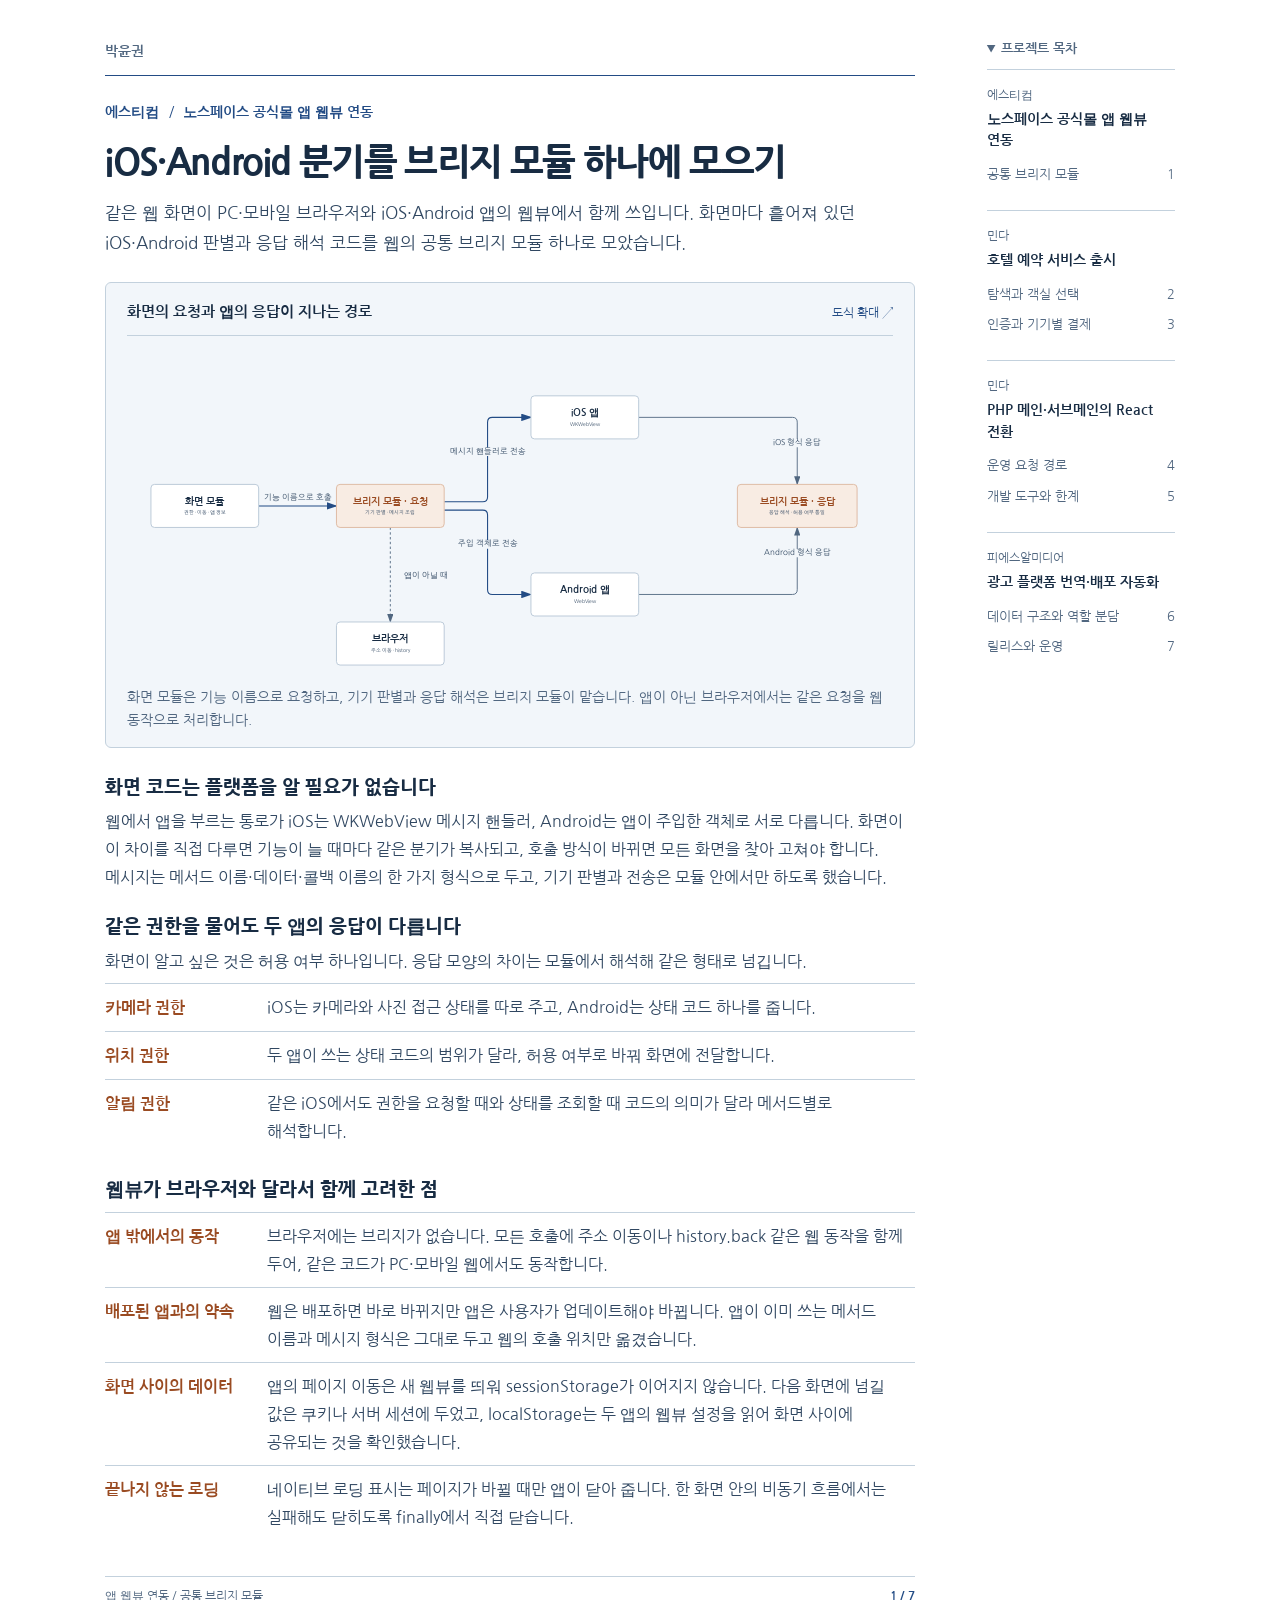
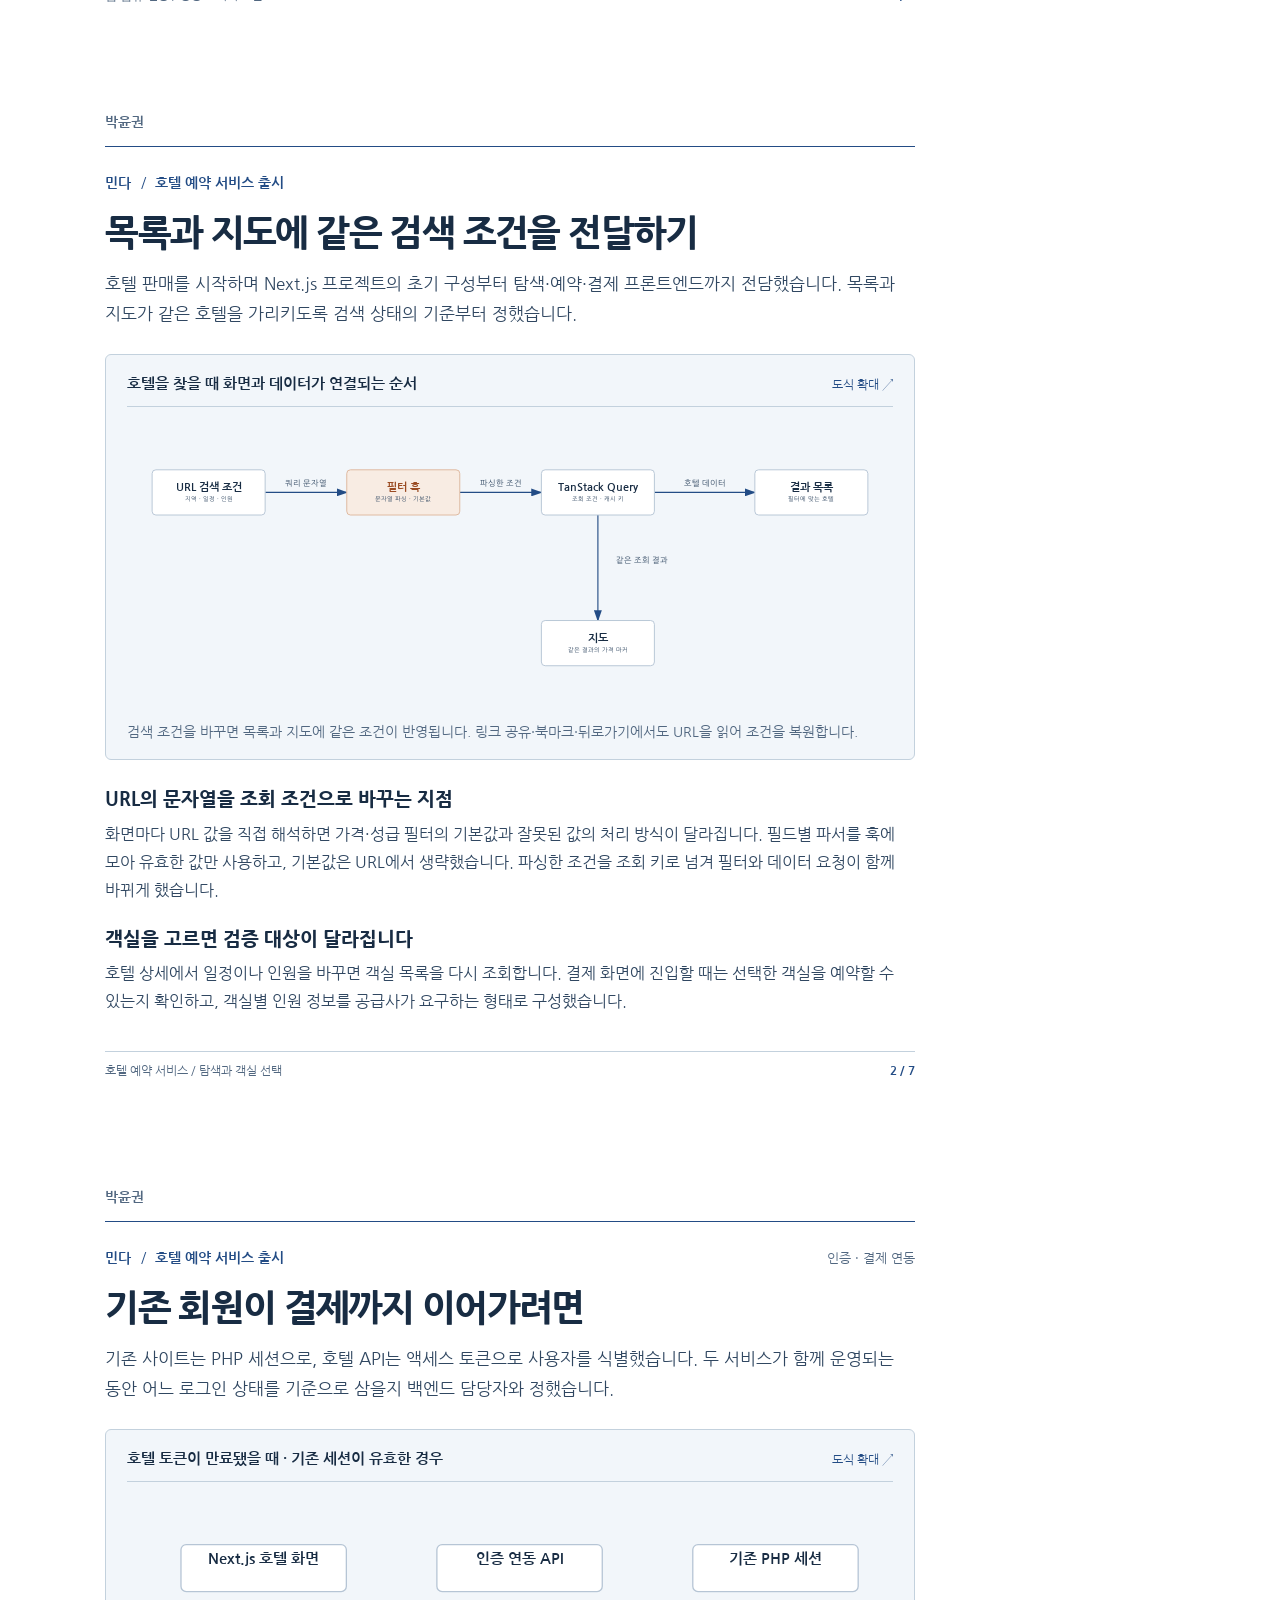
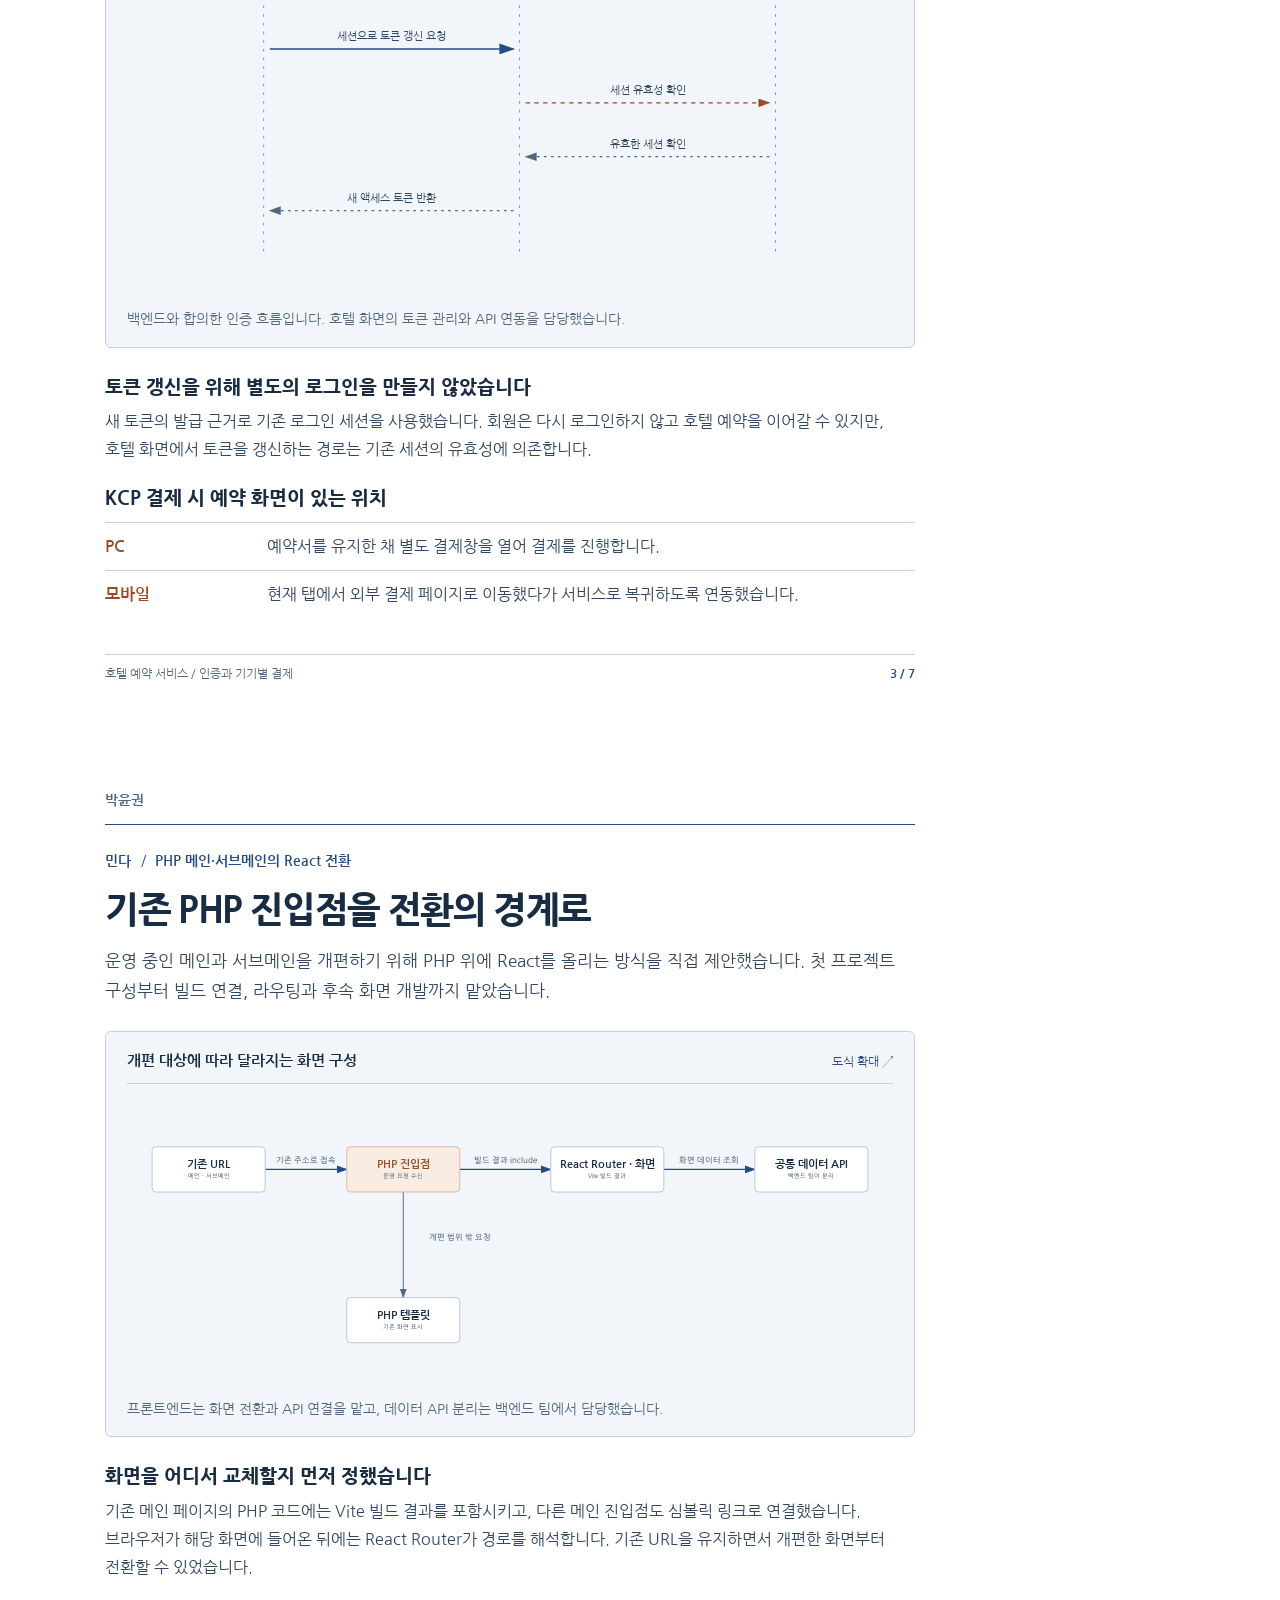
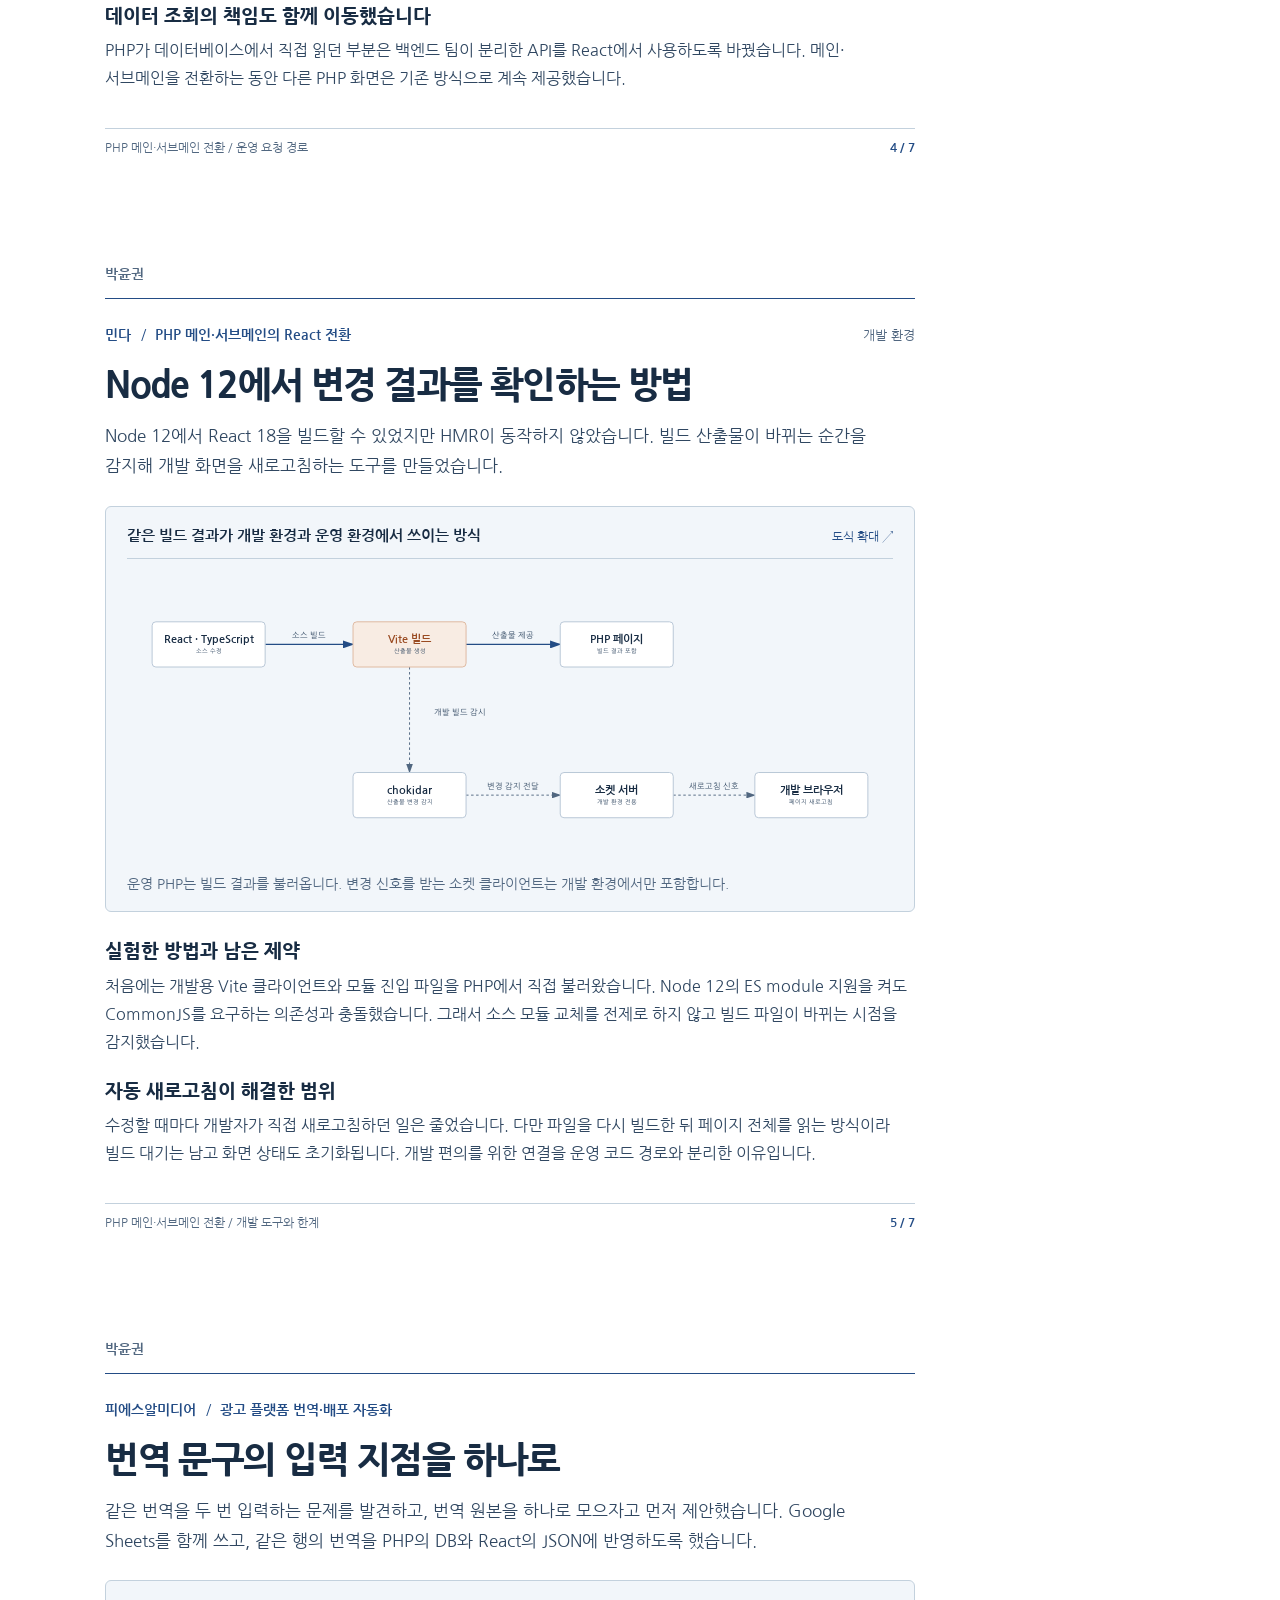
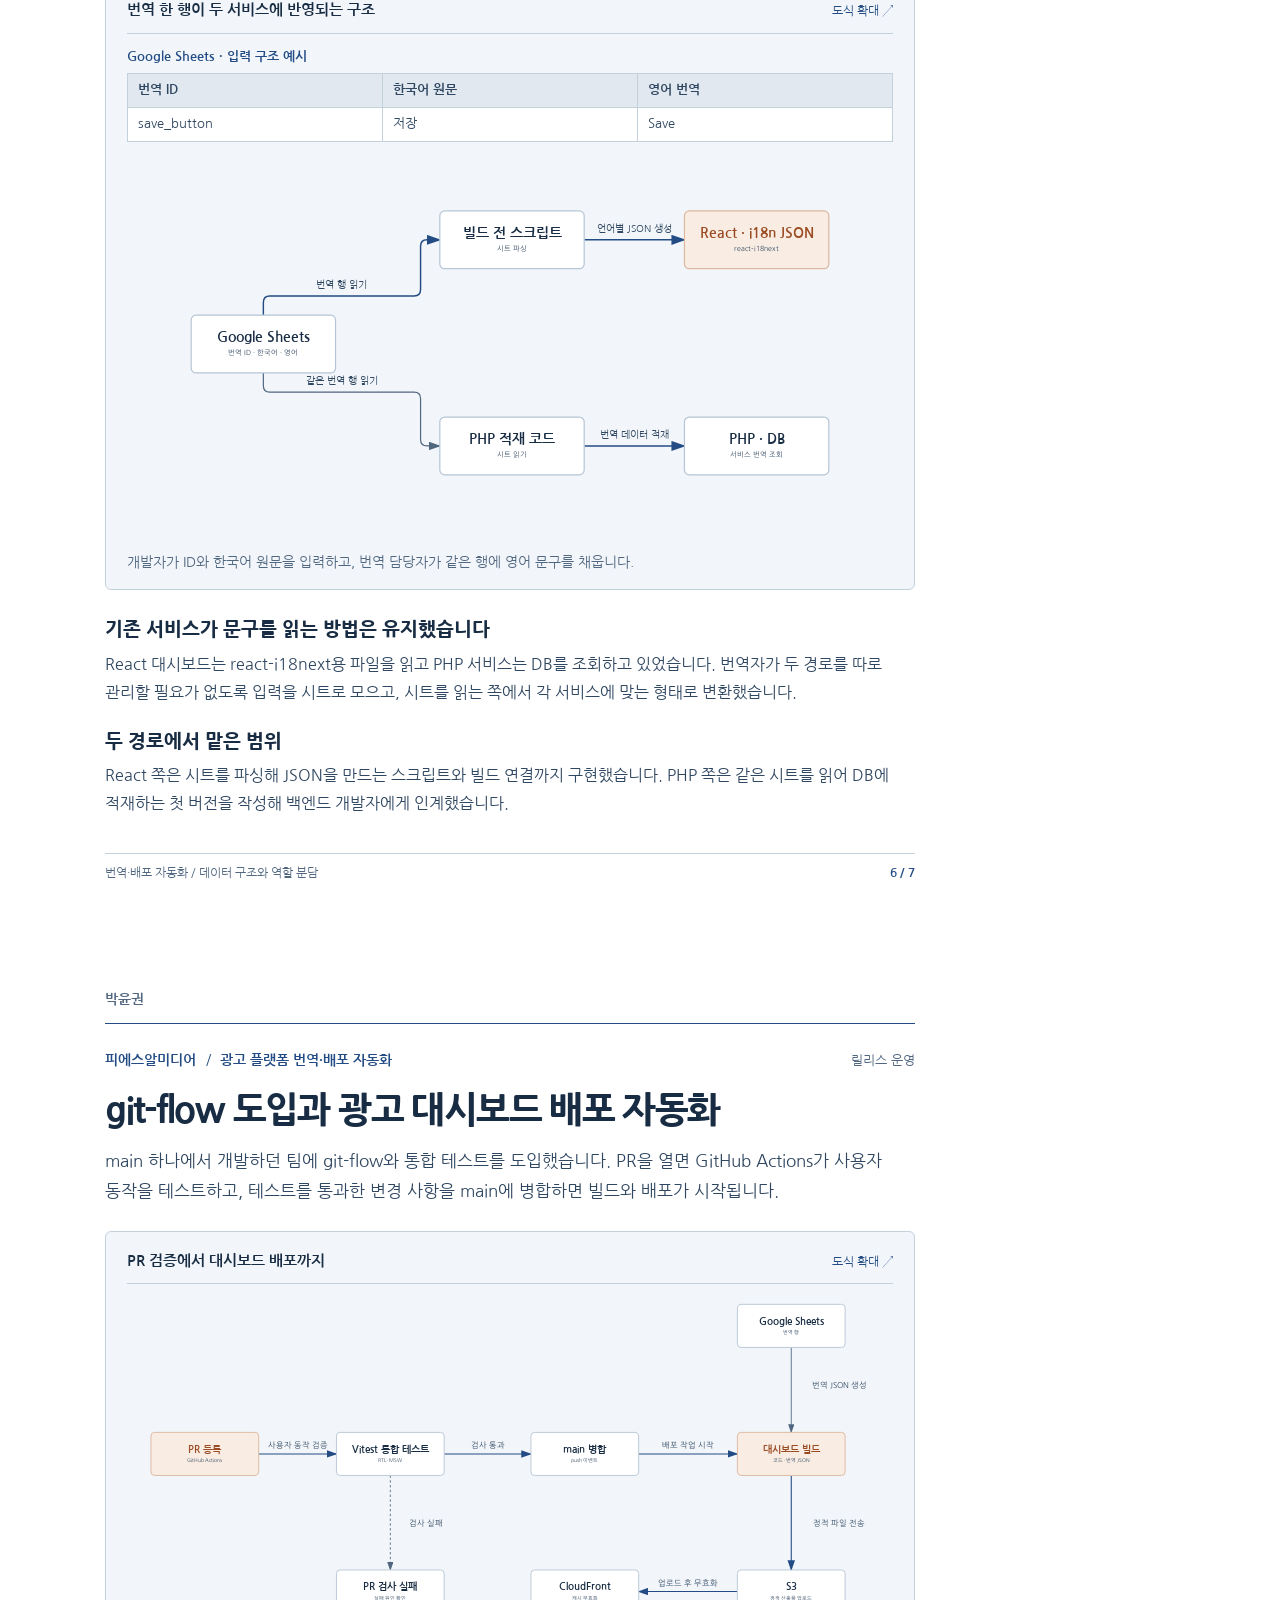
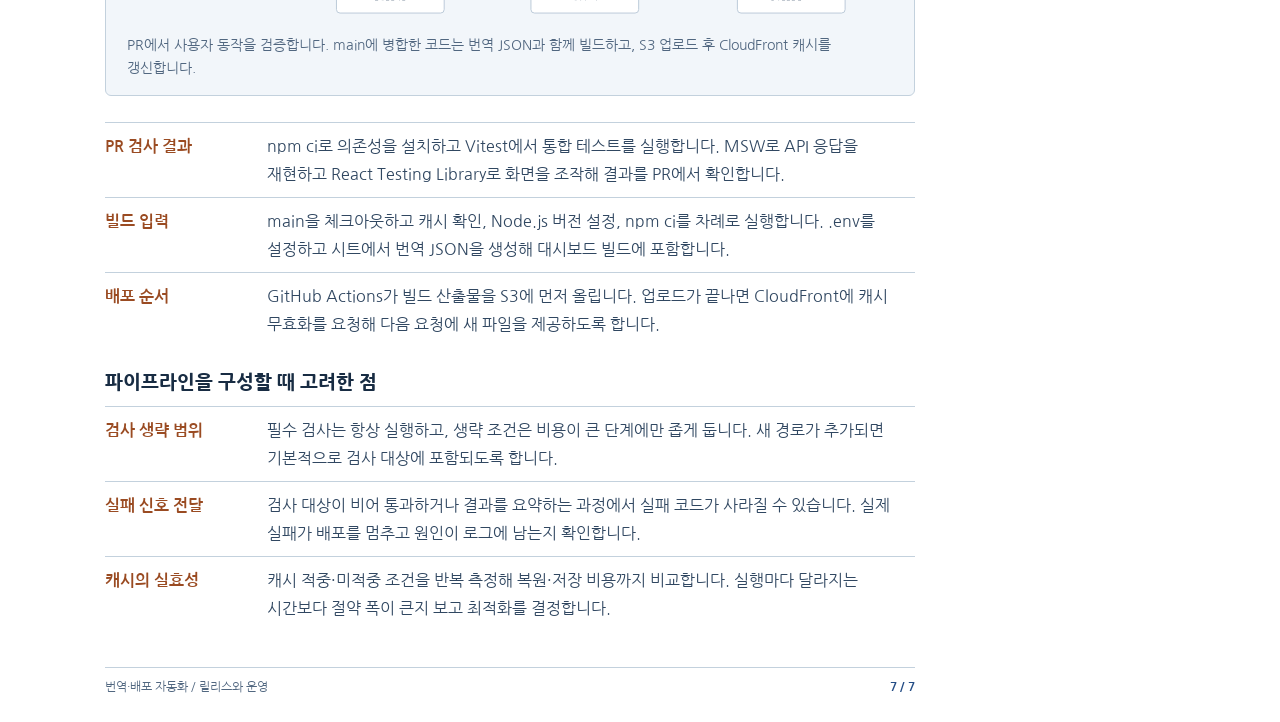
<file: index.html>
<!doctype html>
<html lang="ko">
<head>
  <meta charset="utf-8">
  <meta name="viewport" content="width=device-width,initial-scale=1">
  <meta name="color-scheme" content="light">
  <title>박윤권 · 프론트엔드 포트폴리오</title>
  <meta name="description" content="박윤권의 프론트엔드 프로젝트. 앱 웹뷰와 네이티브를 잇는 공통 브리지 모듈, 호텔 예약 서비스 출시, 기존 PHP 화면의 React 전환, 광고 플랫폼 번역과 배포 자동화.">
  <link rel="stylesheet" href="portfolio.css">
</head>
<body id="top">
  <a class="skip" href="#app-bridge">첫 사례로 이동</a>
  <div class="layout">
    <h1 class="sr">박윤권 프론트엔드 포트폴리오</h1>
    <aside class="contents" id="contents">
      <nav aria-label="프로젝트 목차"><details open><summary>프로젝트 목차</summary><ol><li><span class="owner">에스티컴</span><strong>노스페이스 공식몰 앱 웹뷰 연동</strong><a href="#app-bridge"><span>공통 브리지 모듈</span><span class="folio">1</span></a></li><li><span class="owner">민다</span><strong>호텔 예약 서비스 출시</strong><a href="#hotel-search"><span>탐색과 객실 선택</span><span class="folio">2</span></a><a href="#hotel-auth"><span>인증과 기기별 결제</span><span class="folio">3</span></a></li><li><span class="owner">민다</span><strong>PHP 메인·서브메인의 React 전환</strong><a href="#php-transition"><span>운영 요청 경로</span><span class="folio">4</span></a><a href="#development-reload"><span>개발 도구와 한계</span><span class="folio">5</span></a></li><li><span class="owner">피에스알미디어</span><strong>광고 플랫폼 번역·배포 자동화</strong><a href="#translation-source"><span>데이터 구조와 역할 분담</span><span class="folio">6</span></a><a href="#dashboard-release"><span>릴리스와 운영</span><span class="folio">7</span></a></li></ol></details></nav>
    </aside>
    <main>
      <article id="app-bridge" aria-labelledby="title-app-bridge" class="page">
        <header class="running"><a href="#top">박윤권</a></header>
        <div id="case-1" class="context"><span>에스티컴 <b>/</b> 노스페이스 공식몰 앱 웹뷰 연동</span></div>
        <h2 id="title-app-bridge">iOS·Android 분기를 브리지 모듈 하나에 모으기</h2>
        <p class="lead">같은 웹 화면이 PC·모바일 브라우저와 iOS·Android 앱의 웹뷰에서 함께 쓰입니다. 화면마다 흩어져 있던 iOS·Android 판별과 응답 해석 코드를 웹의 공통 브리지 모듈 하나로 모았습니다.</p>
        <figure>
          <figcaption><strong>화면의 요청과 앱의 응답이 지나는 경로</strong><a href="diagrams/app-bridge.html" aria-label="화면의 요청과 앱의 응답이 지나는 경로 도식 확대">도식 확대 <span aria-hidden="true">↗</span></a></figcaption>

          <a class="drawing" href="diagrams/app-bridge.html" aria-label="화면의 요청과 앱의 응답이 지나는 경로 자세히 보기"><img fetchpriority="high" src="diagrams/app-bridge.svg" alt="화면 모듈은 기능 이름으로 요청하고, 기기 판별과 응답 해석은 브리지 모듈이 맡습니다. 앱이 아닌 브라우저에서는 같은 요청을 웹 동작으로 처리합니다."></a>
          <p class="figure-note">화면 모듈은 기능 이름으로 요청하고, 기기 판별과 응답 해석은 브리지 모듈이 맡습니다. 앱이 아닌 브라우저에서는 같은 요청을 웹 동작으로 처리합니다.</p>
        </figure>
        <section class="note"><h3>화면 코드는 플랫폼을 알 필요가 없습니다</h3><p>웹에서 앱을 부르는 통로가 iOS는 WKWebView 메시지 핸들러, Android는 앱이 주입한 객체로 서로 다릅니다. 화면이 이 차이를 직접 다루면 기능이 늘 때마다 같은 분기가 복사되고, 호출 방식이 바뀌면 모든 화면을 찾아 고쳐야 합니다. 메시지는 메서드 이름·데이터·콜백 이름의 한 가지 형식으로 두고, 기기 판별과 전송은 모듈 안에서만 하도록 했습니다.</p></section><section class="note"><h3>같은 권한을 물어도 두 앱의 응답이 다릅니다</h3><p>화면이 알고 싶은 것은 허용 여부 하나입니다. 응답 모양의 차이는 모듈에서 해석해 같은 형태로 넘깁니다.</p><dl class="rows"><div><dt>카메라 권한</dt><dd>iOS는 카메라와 사진 접근 상태를 따로 주고, Android는 상태 코드 하나를 줍니다.</dd></div><div><dt>위치 권한</dt><dd>두 앱이 쓰는 상태 코드의 범위가 달라, 허용 여부로 바꿔 화면에 전달합니다.</dd></div><div><dt>알림 권한</dt><dd>같은 iOS에서도 권한을 요청할 때와 상태를 조회할 때 코드의 의미가 달라 메서드별로 해석합니다.</dd></div></dl></section><section class="note"><h3>웹뷰가 브라우저와 달라서 함께 고려한 점</h3><dl class="rows"><div><dt>앱 밖에서의 동작</dt><dd>브라우저에는 브리지가 없습니다. 모든 호출에 주소 이동이나 history.back 같은 웹 동작을 함께 두어, 같은 코드가 PC·모바일 웹에서도 동작합니다.</dd></div><div><dt>배포된 앱과의 약속</dt><dd>웹은 배포하면 바로 바뀌지만 앱은 사용자가 업데이트해야 바뀝니다. 앱이 이미 쓰는 메서드 이름과 메시지 형식은 그대로 두고 웹의 호출 위치만 옮겼습니다.</dd></div><div><dt>화면 사이의 데이터</dt><dd>앱의 페이지 이동은 새 웹뷰를 띄워 sessionStorage가 이어지지 않습니다. 다음 화면에 넘길 값은 쿠키나 서버 세션에 두었고, localStorage는 두 앱의 웹뷰 설정을 읽어 화면 사이에 공유되는 것을 확인했습니다.</dd></div><div><dt>끝나지 않는 로딩</dt><dd>네이티브 로딩 표시는 페이지가 바뀔 때만 앱이 닫아 줍니다. 한 화면 안의 비동기 흐름에서는 실패해도 닫히도록 finally에서 직접 닫습니다.</dd></div></dl></section>
        <footer><span>앱 웹뷰 연동  /  공통 브리지 모듈</span><a href="#contents" aria-label="프로젝트 목차로 이동">1 / 7</a></footer>
      </article>
      <article id="hotel-search" aria-labelledby="title-hotel-search" class="page">
        <header class="running"><a href="#top">박윤권</a></header>
        <div id="case-2" class="context"><span>민다 <b>/</b> 호텔 예약 서비스 출시</span></div>
        <h2 id="title-hotel-search">목록과 지도에 같은 검색 조건을 전달하기</h2>
        <p class="lead">호텔 판매를 시작하며 Next.js 프로젝트의 초기 구성부터 탐색·예약·결제 프론트엔드까지 전담했습니다. 목록과 지도가 같은 호텔을 가리키도록 검색 상태의 기준부터 정했습니다.</p>
        <figure>
          <figcaption><strong>호텔을 찾을 때 화면과 데이터가 연결되는 순서</strong><a href="diagrams/hotel-search.html" aria-label="호텔을 찾을 때 화면과 데이터가 연결되는 순서 도식 확대">도식 확대 <span aria-hidden="true">↗</span></a></figcaption>

          <a class="drawing" href="diagrams/hotel-search.html" aria-label="호텔을 찾을 때 화면과 데이터가 연결되는 순서 자세히 보기"><img loading="lazy" src="diagrams/hotel-search.svg" alt="검색 조건을 바꾸면 목록과 지도에 같은 조건이 반영됩니다. 링크 공유·북마크·뒤로가기에서도 URL을 읽어 조건을 복원합니다."></a>
          <p class="figure-note">검색 조건을 바꾸면 목록과 지도에 같은 조건이 반영됩니다. 링크 공유·북마크·뒤로가기에서도 URL을 읽어 조건을 복원합니다.</p>
        </figure>
        <section class="note"><h3>URL의 문자열을 조회 조건으로 바꾸는 지점</h3><p>화면마다 URL 값을 직접 해석하면 가격·성급 필터의 기본값과 잘못된 값의 처리 방식이 달라집니다. 필드별 파서를 훅에 모아 유효한 값만 사용하고, 기본값은 URL에서 생략했습니다. 파싱한 조건을 조회 키로 넘겨 필터와 데이터 요청이 함께 바뀌게 했습니다.</p></section><section class="note"><h3>객실을 고르면 검증 대상이 달라집니다</h3><p>호텔 상세에서 일정이나 인원을 바꾸면 객실 목록을 다시 조회합니다. 결제 화면에 진입할 때는 선택한 객실을 예약할 수 있는지 확인하고, 객실별 인원 정보를 공급사가 요구하는 형태로 구성했습니다.</p></section>
        <footer><span>호텔 예약 서비스  /  탐색과 객실 선택</span><a href="#contents" aria-label="프로젝트 목차로 이동">2 / 7</a></footer>
      </article>
      <article id="hotel-auth" aria-labelledby="title-hotel-auth" class="page">
        <header class="running"><a href="#top">박윤권</a></header>
        <div class="context"><span>민다 <b>/</b> 호텔 예약 서비스 출시</span><span>인증 · 결제 연동</span></div>
        <h2 id="title-hotel-auth">기존 회원이 결제까지 이어가려면</h2>
        <p class="lead">기존 사이트는 PHP 세션으로, 호텔 API는 액세스 토큰으로 사용자를 식별했습니다. 두 서비스가 함께 운영되는 동안 어느 로그인 상태를 기준으로 삼을지 백엔드 담당자와 정했습니다.</p>
        <figure>
          <figcaption><strong>호텔 토큰이 만료됐을 때 · 기존 세션이 유효한 경우</strong><a href="diagrams/hotel-auth.html" aria-label="호텔 토큰이 만료됐을 때 · 기존 세션이 유효한 경우 도식 확대">도식 확대 <span aria-hidden="true">↗</span></a></figcaption>

          <a class="drawing" href="diagrams/hotel-auth.html" aria-label="호텔 토큰이 만료됐을 때 · 기존 세션이 유효한 경우 자세히 보기"><img loading="lazy" src="diagrams/hotel-auth.svg" alt="백엔드와 합의한 인증 흐름입니다. 호텔 화면의 토큰 관리와 API 연동을 담당했습니다."></a>
          <p class="figure-note">백엔드와 합의한 인증 흐름입니다. 호텔 화면의 토큰 관리와 API 연동을 담당했습니다.</p>
        </figure>
        <section class="note"><h3>토큰 갱신을 위해 별도의 로그인을 만들지 않았습니다</h3><p>새 토큰의 발급 근거로 기존 로그인 세션을 사용했습니다. 회원은 다시 로그인하지 않고 호텔 예약을 이어갈 수 있지만, 호텔 화면에서 토큰을 갱신하는 경로는 기존 세션의 유효성에 의존합니다.</p></section><section class="note"><h3>KCP 결제 시 예약 화면이 있는 위치</h3><dl class="rows"><div><dt>PC</dt><dd>예약서를 유지한 채 별도 결제창을 열어 결제를 진행합니다.</dd></div><div><dt>모바일</dt><dd>현재 탭에서 외부 결제 페이지로 이동했다가 서비스로 복귀하도록 연동했습니다.</dd></div></dl></section>
        <footer><span>호텔 예약 서비스  /  인증과 기기별 결제</span><a href="#contents" aria-label="프로젝트 목차로 이동">3 / 7</a></footer>
      </article>
      <article id="php-transition" aria-labelledby="title-php-transition" class="page">
        <header class="running"><a href="#top">박윤권</a></header>
        <div id="case-3" class="context"><span>민다 <b>/</b> PHP 메인·서브메인의 React 전환</span></div>
        <h2 id="title-php-transition">기존 PHP 진입점을 전환의 경계로</h2>
        <p class="lead">운영 중인 메인과 서브메인을 개편하기 위해 PHP 위에 React를 올리는 방식을 직접 제안했습니다. 첫 프로젝트 구성부터 빌드 연결, 라우팅과 후속 화면 개발까지 맡았습니다.</p>
        <figure>
          <figcaption><strong>개편 대상에 따라 달라지는 화면 구성</strong><a href="diagrams/php-transition.html" aria-label="개편 대상에 따라 달라지는 화면 구성 도식 확대">도식 확대 <span aria-hidden="true">↗</span></a></figcaption>

          <a class="drawing" href="diagrams/php-transition.html" aria-label="개편 대상에 따라 달라지는 화면 구성 자세히 보기"><img loading="lazy" src="diagrams/php-transition.svg" alt="프론트엔드는 화면 전환과 API 연결을 맡고, 데이터 API 분리는 백엔드 팀에서 담당했습니다."></a>
          <p class="figure-note">프론트엔드는 화면 전환과 API 연결을 맡고, 데이터 API 분리는 백엔드 팀에서 담당했습니다.</p>
        </figure>
        <section class="note"><h3>화면을 어디서 교체할지 먼저 정했습니다</h3><p>기존 메인 페이지의 PHP 코드에는 Vite 빌드 결과를 포함시키고, 다른 메인 진입점도 심볼릭 링크로 연결했습니다. 브라우저가 해당 화면에 들어온 뒤에는 React Router가 경로를 해석합니다. 기존 URL을 유지하면서 개편한 화면부터 전환할 수 있었습니다.</p></section><section class="note"><h3>데이터 조회의 책임도 함께 이동했습니다</h3><p>PHP가 데이터베이스에서 직접 읽던 부분은 백엔드 팀이 분리한 API를 React에서 사용하도록 바꿨습니다. 메인·서브메인을 전환하는 동안 다른 PHP 화면은 기존 방식으로 계속 제공했습니다.</p></section>
        <footer><span>PHP 메인·서브메인 전환  /  운영 요청 경로</span><a href="#contents" aria-label="프로젝트 목차로 이동">4 / 7</a></footer>
      </article>
      <article id="development-reload" aria-labelledby="title-development-reload" class="page">
        <header class="running"><a href="#top">박윤권</a></header>
        <div class="context"><span>민다 <b>/</b> PHP 메인·서브메인의 React 전환</span><span>개발 환경</span></div>
        <h2 id="title-development-reload">Node 12에서 변경 결과를 확인하는 방법</h2>
        <p class="lead">Node 12에서 React 18을 빌드할 수 있었지만 HMR이 동작하지 않았습니다. 빌드 산출물이 바뀌는 순간을 감지해 개발 화면을 새로고침하는 도구를 만들었습니다.</p>
        <figure>
          <figcaption><strong>같은 빌드 결과가 개발 환경과 운영 환경에서 쓰이는 방식</strong><a href="diagrams/development-reload.html" aria-label="같은 빌드 결과가 개발 환경과 운영 환경에서 쓰이는 방식 도식 확대">도식 확대 <span aria-hidden="true">↗</span></a></figcaption>

          <a class="drawing" href="diagrams/development-reload.html" aria-label="같은 빌드 결과가 개발 환경과 운영 환경에서 쓰이는 방식 자세히 보기"><img loading="lazy" src="diagrams/development-reload.svg" alt="운영 PHP는 빌드 결과를 불러옵니다. 변경 신호를 받는 소켓 클라이언트는 개발 환경에서만 포함합니다."></a>
          <p class="figure-note">운영 PHP는 빌드 결과를 불러옵니다. 변경 신호를 받는 소켓 클라이언트는 개발 환경에서만 포함합니다.</p>
        </figure>
        <section class="note"><h3>실험한 방법과 남은 제약</h3><p>처음에는 개발용 Vite 클라이언트와 모듈 진입 파일을 PHP에서 직접 불러왔습니다. Node 12의 ES module 지원을 켜도 CommonJS를 요구하는 의존성과 충돌했습니다. 그래서 소스 모듈 교체를 전제로 하지 않고 빌드 파일이 바뀌는 시점을 감지했습니다.</p></section><section class="note"><h3>자동 새로고침이 해결한 범위</h3><p>수정할 때마다 개발자가 직접 새로고침하던 일은 줄었습니다. 다만 파일을 다시 빌드한 뒤 페이지 전체를 읽는 방식이라 빌드 대기는 남고 화면 상태도 초기화됩니다. 개발 편의를 위한 연결을 운영 코드 경로와 분리한 이유입니다.</p></section>
        <footer><span>PHP 메인·서브메인 전환  /  개발 도구와 한계</span><a href="#contents" aria-label="프로젝트 목차로 이동">5 / 7</a></footer>
      </article>
      <article id="translation-source" aria-labelledby="title-translation-source" class="page">
        <header class="running"><a href="#top">박윤권</a></header>
        <div id="case-4" class="context"><span>피에스알미디어 <b>/</b> 광고 플랫폼 번역·배포 자동화</span></div>
        <h2 id="title-translation-source">번역 문구의 입력 지점을 하나로</h2>
        <p class="lead">같은 번역을 두 번 입력하는 문제를 발견하고, 번역 원본을 하나로 모으자고 먼저 제안했습니다. Google Sheets를 함께 쓰고, 같은 행의 번역을 PHP의 DB와 React의 JSON에 반영하도록 했습니다.</p>
        <figure>
          <figcaption><strong>번역 한 행이 두 서비스에 반영되는 구조</strong><a href="diagrams/translation-source.html" aria-label="번역 한 행이 두 서비스에 반영되는 구조 도식 확대">도식 확대 <span aria-hidden="true">↗</span></a></figcaption>
          <table class="sheet"><caption>Google Sheets · 입력 구조 예시</caption><thead><tr><th scope="col">번역 ID</th><th scope="col">한국어 원문</th><th scope="col">영어 번역</th></tr></thead><tbody><tr><td>save_button</td><td>저장</td><td>Save</td></tr></tbody></table>
          <a class="drawing" href="diagrams/translation-source.html" aria-label="번역 한 행이 두 서비스에 반영되는 구조 자세히 보기"><img loading="lazy" src="diagrams/translation-source.svg" alt="개발자가 ID와 한국어 원문을 입력하고, 번역 담당자가 같은 행에 영어 문구를 채웁니다."></a>
          <p class="figure-note">개발자가 ID와 한국어 원문을 입력하고, 번역 담당자가 같은 행에 영어 문구를 채웁니다.</p>
        </figure>
        <section class="note"><h3>기존 서비스가 문구를 읽는 방법은 유지했습니다</h3><p>React 대시보드는 react-i18next용 파일을 읽고 PHP 서비스는 DB를 조회하고 있었습니다. 번역자가 두 경로를 따로 관리할 필요가 없도록 입력을 시트로 모으고, 시트를 읽는 쪽에서 각 서비스에 맞는 형태로 변환했습니다.</p></section><section class="note"><h3>두 경로에서 맡은 범위</h3><p>React 쪽은 시트를 파싱해 JSON을 만드는 스크립트와 빌드 연결까지 구현했습니다. PHP 쪽은 같은 시트를 읽어 DB에 적재하는 첫 버전을 작성해 백엔드 개발자에게 인계했습니다.</p></section>
        <footer><span>번역·배포 자동화  /  데이터 구조와 역할 분담</span><a href="#contents" aria-label="프로젝트 목차로 이동">6 / 7</a></footer>
      </article>
      <article id="dashboard-release" aria-labelledby="title-dashboard-release" class="page">
        <header class="running"><a href="#top">박윤권</a></header>
        <div class="context"><span>피에스알미디어 <b>/</b> 광고 플랫폼 번역·배포 자동화</span><span>릴리스 운영</span></div>
        <h2 id="title-dashboard-release">git-flow 도입과 광고 대시보드 배포 자동화</h2>
        <p class="lead">main 하나에서 개발하던 팀에 git-flow와 통합 테스트를 도입했습니다. PR을 열면 GitHub Actions가 사용자 동작을 테스트하고, 테스트를 통과한 변경 사항을 main에 병합하면 빌드와 배포가 시작됩니다.</p>
        <figure>
          <figcaption><strong>PR 검증에서 대시보드 배포까지</strong><a href="diagrams/dashboard-release.html" aria-label="PR 검증에서 대시보드 배포까지 도식 확대">도식 확대 <span aria-hidden="true">↗</span></a></figcaption>

          <a class="drawing" href="diagrams/dashboard-release.html" aria-label="PR 검증에서 대시보드 배포까지 자세히 보기"><img loading="lazy" src="diagrams/dashboard-release.svg" alt="PR에서 사용자 동작을 검증합니다. main에 병합한 코드는 번역 JSON과 함께 빌드하고, S3 업로드 후 CloudFront 캐시를 갱신합니다."></a>
          <p class="figure-note">PR에서 사용자 동작을 검증합니다. main에 병합한 코드는 번역 JSON과 함께 빌드하고, S3 업로드 후 CloudFront 캐시를 갱신합니다.</p>
        </figure>
        <dl class="rows"><div><dt>PR 검사 결과</dt><dd>npm ci로 의존성을 설치하고 Vitest에서 통합 테스트를 실행합니다. MSW로 API 응답을 재현하고 React Testing Library로 화면을 조작해 결과를 PR에서 확인합니다.</dd></div><div><dt>빌드 입력</dt><dd>main을 체크아웃하고 캐시 확인, Node.js 버전 설정, npm ci를 차례로 실행합니다. .env를 설정하고 시트에서 번역 JSON을 생성해 대시보드 빌드에 포함합니다.</dd></div><div><dt>배포 순서</dt><dd>GitHub Actions가 빌드 산출물을 S3에 먼저 올립니다. 업로드가 끝나면 CloudFront에 캐시 무효화를 요청해 다음 요청에 새 파일을 제공하도록 합니다.</dd></div></dl><section class="note"><h3>파이프라인을 구성할 때 고려한 점</h3><dl class="rows"><div><dt>검사 생략 범위</dt><dd>필수 검사는 항상 실행하고, 생략 조건은 비용이 큰 단계에만 좁게 둡니다. 새 경로가 추가되면 기본적으로 검사 대상에 포함되도록 합니다.</dd></div><div><dt>실패 신호 전달</dt><dd>검사 대상이 비어 통과하거나 결과를 요약하는 과정에서 실패 코드가 사라질 수 있습니다. 실제 실패가 배포를 멈추고 원인이 로그에 남는지 확인합니다.</dd></div><div><dt>캐시의 실효성</dt><dd>캐시 적중·미적중 조건을 반복 측정해 복원·저장 비용까지 비교합니다. 실행마다 달라지는 시간보다 절약 폭이 큰지 보고 최적화를 결정합니다.</dd></div></dl></section>
        <footer><span>번역·배포 자동화  /  릴리스와 운영</span><a href="#contents" aria-label="프로젝트 목차로 이동">7 / 7</a></footer>
      </article></main>
  </div>
  <script>
    const contents = document.querySelector('.contents details');
    const narrow = window.matchMedia('(max-width: 1080px)');
    function fitContents() { contents.open = !narrow.matches; }
    fitContents();
    narrow.addEventListener('change', fitContents);
    contents.addEventListener('click', event => {
      if (narrow.matches && event.target.closest('a')) contents.open = false;
    });
    document.querySelectorAll('footer a').forEach(link => {
      link.addEventListener('click', () => { contents.open = true; });
    });
  </script>
</body>
</html>
</file>
<file: portfolio.css>
@font-face {
  font-family: "Portfolio Gothic";
  src: url("fonts/regular.woff2") format("woff2");
  font-weight: 400; font-display: swap;
}
@font-face {
  font-family: "Portfolio Gothic";
  src: url("fonts/bold.woff2") format("woff2");
  font-weight: 700; font-display: swap;
}
@font-face {
  font-family: "Portfolio Gothic";
  src: url("fonts/extra-bold.woff2") format("woff2");
  font-weight: 800; font-display: swap;
}
:root {
  --ink: #182c43;
  --body: #304761;
  --meta: #516780;
  --blue: #234c85;
  --line: #c3d1dd;
  --wash: #f2f6fa;
  --accent: #9a4b22;
  font-family: "Portfolio Gothic", NanumGothic, "Apple SD Gothic Neo", "Malgun Gothic", sans-serif;
  line-height: 1.75; color: var(--body); background: #fff;
  word-break: keep-all; overflow-wrap: break-word;
}
* { box-sizing: border-box; }
body, h1, h2, h3, p, figure, ol, dl, dd { margin: 0; }
a { color: var(--blue); text-underline-offset: .22em; }
a:focus-visible, summary:focus-visible { outline: 2px solid var(--blue); outline-offset: 3px; }
.sr, .skip:not(:focus) { position: absolute; height: 1px; width: 1px; clip-path: inset(50%); overflow: hidden; }
.skip:focus { position: absolute; z-index: 2; background: white; padding: .3rem 1rem; }
.layout { display: grid; grid-template-columns: minmax(0, 810px) 188px; gap: clamp(42px,5.6vw,88px); justify-content: center; padding: 0 36px; }
main { grid-row: 1; grid-column: 1; min-width: 0; }
.contents { grid-row: 1; grid-column: 2; }
.contents nav { position: sticky; top: 38px; margin-top: 38px; }
summary { cursor: pointer; font-size: 13px; font-weight: 700; color: var(--meta); }
.contents ol { padding: 0; list-style: none; }
.contents li { border-top: 1px solid var(--line); padding: 15px 0 11px; margin-top: 8px; }
.contents li strong, .owner { display: block; }
.owner { color: var(--meta); font-size: 12px; }
.contents li strong { font-size: 14px; line-height: 1.55; color: var(--ink); margin: 3px 0 8px; }
.contents li a { display: flex; justify-content: space-between; gap: 9px; align-items: baseline; padding: 4px 0; color: var(--meta); font-size: 13px; text-decoration: none; }
.contents li a:hover { color: var(--blue); text-decoration: underline; }
.folio { font-variant-numeric: tabular-nums; }
.page { padding: 36px 0 24px; scroll-margin-top: 8px; }
.page + .page { margin-top: 40px; }
.running { border-bottom: 1.5px solid var(--blue); padding-bottom: 11px; margin-bottom: 24px; }
.running a { font-size: 14px; font-weight: 700; text-decoration: none; color: var(--meta); }
.context { display: flex; justify-content: space-between; align-items: baseline; gap: 12px; margin-bottom: 13px; font-size: 14px; color: var(--blue); font-weight: 700; }
.context span + span { color: var(--meta); font-weight: 400; font-size: 13px; white-space: nowrap; }
.context b { margin: 0 .4em; font-weight: 400; }
h2 { color: var(--ink); font-size: clamp(26px,2.8vw,36px); font-weight: 800; line-height: 1.35; letter-spacing: -.045em; }
.lead { font-size: 17px; margin-top: 12px; }
figure { margin: 25px 0 26px; padding: 16px 21px 15px; background: var(--wash); border: 1px solid var(--line); border-radius: 6px; }
figcaption { display: flex; justify-content: space-between; align-items: baseline; gap: 12px; padding-bottom: 9px; border-bottom: 1px solid var(--line); }
figcaption strong { font-size: 15px; color: var(--ink); }
figcaption a { flex: none; font-size: 12px; text-decoration: none; }
figcaption a:hover, footer a:hover { text-decoration: underline; }
.drawing { display: block; margin: 0 auto; }
.drawing img { display: block; width: 100%; height: auto; }
.figure-note { color: var(--meta); font-size: 14px; line-height: 1.65; }
.note { margin-top: 22px; }
h3 { color: var(--ink); font-size: 19px; font-weight: 800; line-height: 1.5; margin-bottom: 5px; }
.note p, .rows { font-size: 16px; }
.rows { margin-top: 8px; }
.rows div { display: grid; grid-template-columns: minmax(96px, 18%) 1fr; align-items: baseline; gap: 16px; padding: 9px 0; border-top: 1px solid var(--line); }
.rows dt { color: var(--accent); font-weight: 700; }
.sheet { border-collapse: collapse; width: 100%; table-layout: fixed; background: white; font-size: 13px; margin: 12px 0 0; text-align: left; }
.sheet caption { text-align: left; font-weight: 700; font-size: 13px; color: var(--blue); background: var(--wash); padding-bottom: 5px; }
.sheet th, .sheet td { border: 1px solid var(--line); padding: 5px 10px; }
.sheet th { background: #e1e8ef; }
footer { display: flex; justify-content: space-between; align-items: baseline; gap: 14px; margin: 36px 0 0; padding: 9px 0 0; border-top: 1px solid var(--line); color: var(--meta); font-size: 12px; }
footer a { flex: none; text-decoration: none; font-weight: 700; }
@media (max-width: 1080px) {
  .layout { display: block; max-width: 874px; margin: auto; padding: 0 32px; }
  .contents nav { position: static; margin: 18px 0 0; }
  .contents summary { font-size: 12px; }
  .contents ol { display: grid; grid-template-columns: repeat(auto-fit, minmax(170px,1fr)); gap: 18px; }
  .page { padding-top: 18px; }
}
@media (max-width: 620px) {
  .layout { padding: 0 20px; }
  .contents ol { display: block; }
  .context { display: block; font-size: 12px; }
  .context span { display: block; }
  .context span + span { margin-top: 3px; font-size: 12px; }
  .running { margin-bottom: 17px; padding-bottom: 6px; }
  h2 { font-size: 27px; }
  .lead, .note p, .rows { font-size: 15px; }
  figure { padding: 12px 9px; margin: 20px 0; }
  figcaption strong { font-size: 14px; }
  figcaption a { font-size: 11px; }
  .figure-note { font-size: 13px; }
  .rows div { grid-template-columns: 75px 1fr; gap: 10px; }
  .note { margin-top: 18px; }
  h3 { font-size: 18px; }
  .page + .page { margin-top: 24px; }
}
@media print {
  @page { size: A4; margin: 14mm; }
  .layout { display: block; max-width: none; padding: 0; }
  .contents, figcaption a, .skip { display: none; }
  .page, .page + .page { margin: 0; padding: 0; break-before: page; }
  .page:first-child { break-before: auto; }
  .page { print-color-adjust: exact; }
  figure, .rows div, .note { break-inside: avoid; }
  .drawing img { max-height: 63mm; object-fit: contain; }
  .lead, .note p, .rows { font-size: 10pt; }
  h2 { font-size: 20pt; }
}
</file>
